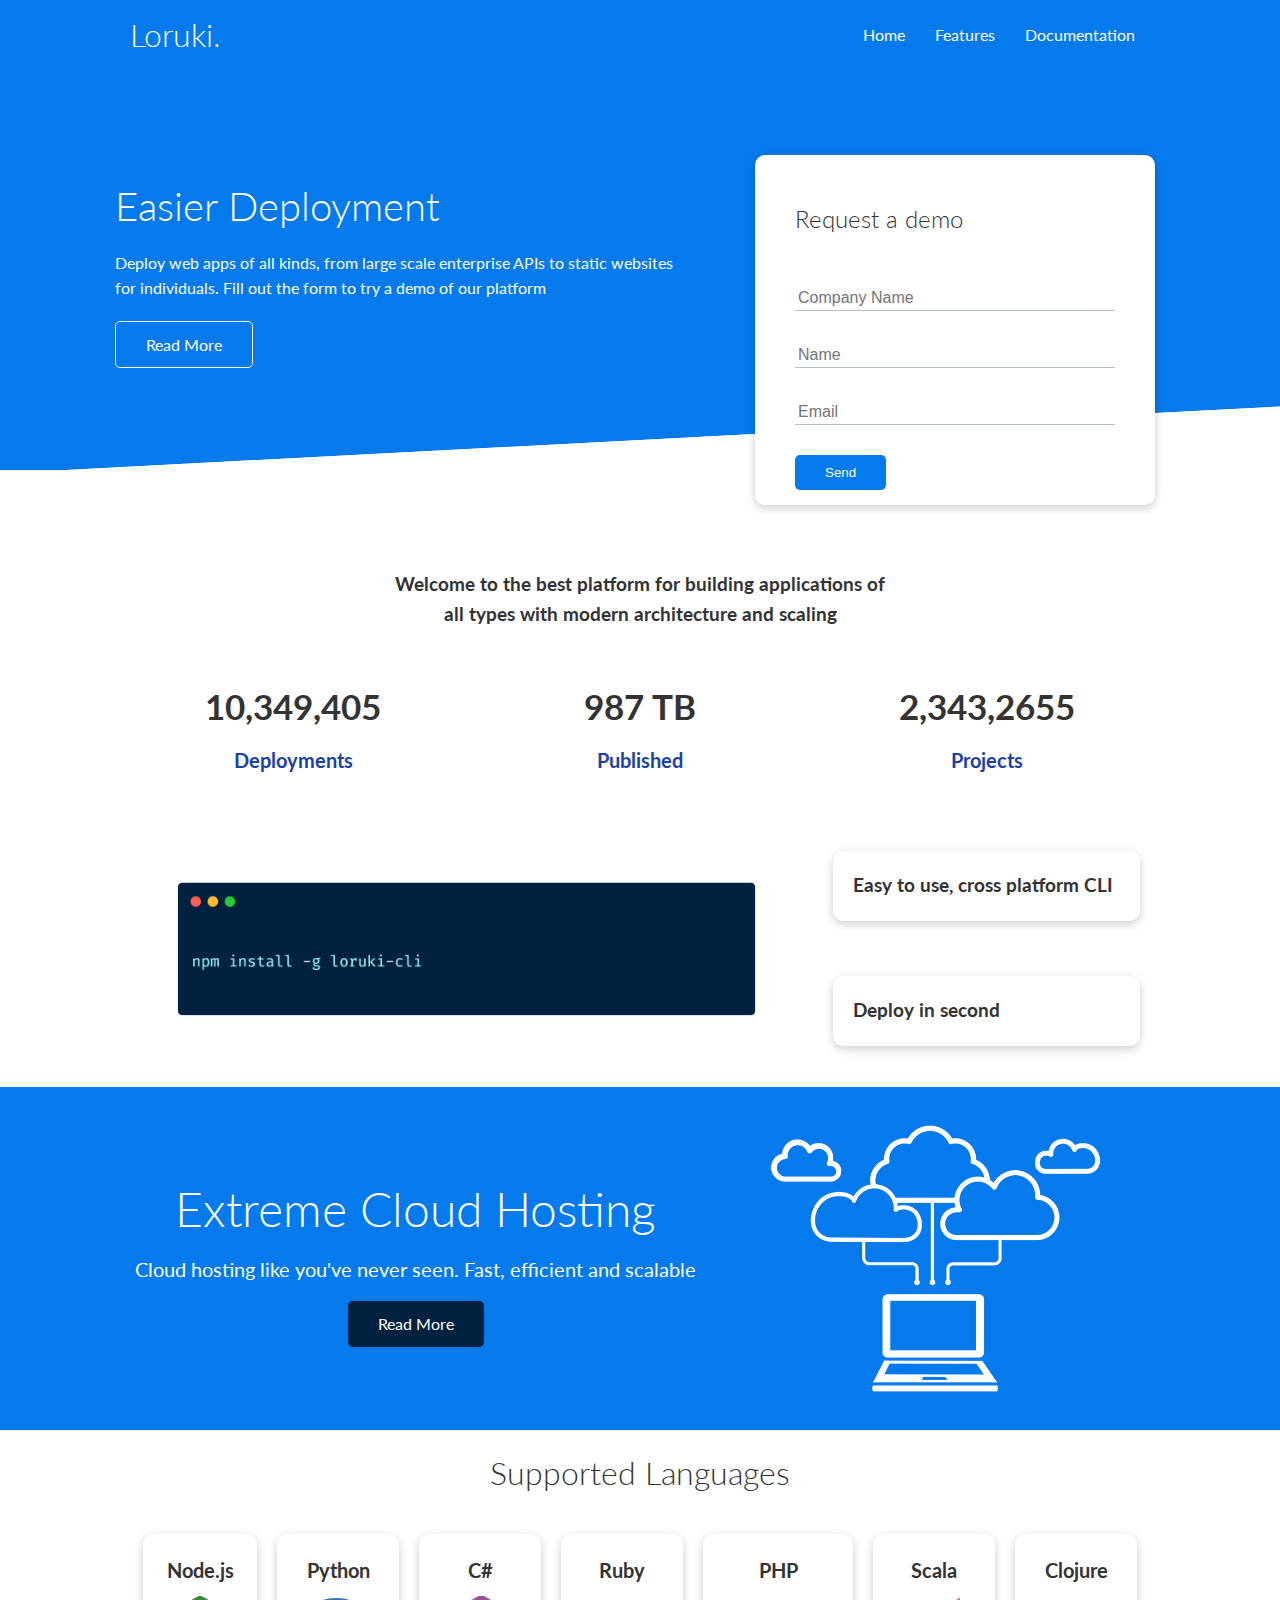
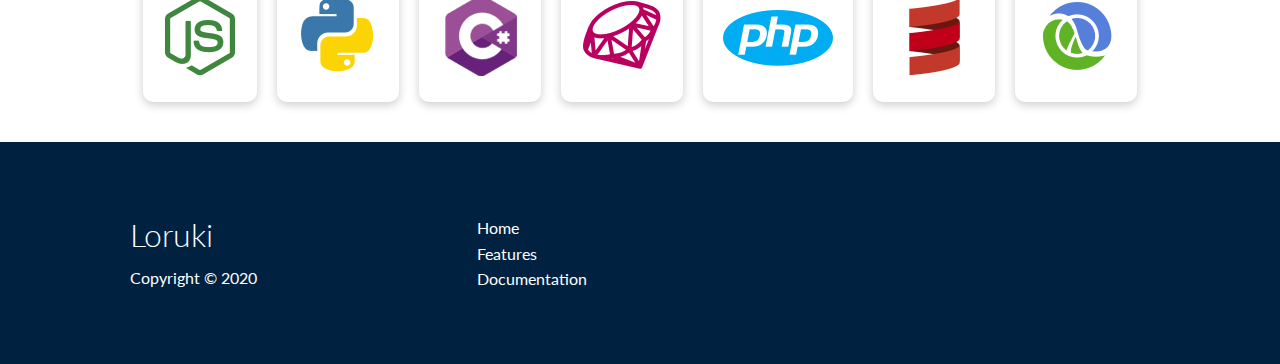
<file: index.html>
<!DOCTYPE html>
<html lang="en">
  <head>
    <meta charset="UTF-8" />
    <meta name="viewport" content="width=device-width, initial-scale=1.0" />
    <link
      rel="stylesheet"
      href="https://cdnjs.cloudflare.com/ajax/libs/font-awesome/5.15.1/css/all.min.css"
      integrity="sha512-+4zCK9k+qNFUR5X+cKL9EIR+ZOhtIloNl9GIKS57V1MyNsYpYcUrUeQc9vNfzsWfV28IaLL3i96P9sdNyeRssA=="
      crossorigin="anonymous"
    />
    <link rel="stylesheet" href="css/utilities.css" />
    <link rel="stylesheet" href="css/style.css" />
    <title>Loruki | Cloud Hosting For Everyone</title>
  </head>
  <body>
    <!-- Navbar -->
    <div class="navbar">
      <div class="container flex">
        <h1 class="logo">Loruki.</h1>
        <nav>
          <ul>
            <li><a href="index.html">Home</a></li>
            <li><a href="features.html">Features</a></li>
            <li><a href="docs.html">Documentation</a></li>
          </ul>
        </nav>
      </div>
    </div>

    <!-- Showcase -->
    <section class="showcase">
      <div class="container grid">
        <div class="showcase-text">
          <h1>Easier Deployment</h1>
          <p>
            Deploy web apps of all kinds, from large scale enterprise APIs to
            static websites for individuals. Fill out the form to try a demo of
            our platform
          </p>
          <a href="features.html" class="btn btn-outline">Read More</a>
        </div>

        <div class="showcase-form card">
          <h2>Request a demo</h2>
          <form
            name="contact"
            method="POST"
            netlify-honeypot="bot-field"
            data-netlify="true"
          >
            <input type="hidden" name="form-name" value="contact" />
            <p class="hidden">
              <label
                >Don’t fill this out if you're human: <input name="bot-field"
              /></label>
            </p>
            <div class="form-control">
              <input
                type="text"
                name="company"
                placeholder="Company Name"
                required
              />
            </div>
            <div class="form-control">
              <input type="text" name="name" placeholder="Name" required />
            </div>
            <div class="form-control">
              <input type="email" name="email" placeholder="Email" required />
            </div>
            <input type="submit" value="Send" class="btn btn-primary" />
          </form>
        </div>
      </div>
    </section>

    <!-- Stats -->
    <section class="stats">
      <div class="container">
        <h3 class="stats-heading text-center my-1">
          Welcome to the best platform for building applications of all types
          with modern architecture and scaling
        </h3>
        <div class="grid grid-3 text-center my-4">
          <div>
            <i class="fas fa-server fa-3x"></i>
            <h3>10,349,405</h3>
            <p class="text-secondary">Deployments</p>
          </div>
          <div>
            <i class="fas fa-upload fa-3x"></i>
            <h3>987 TB</h3>
            <p class="text-secondary">Published</p>
          </div>
          <div>
            <i class="fas fa-project-diagram fa-3x"></i>
            <h3>2,343,2655</h3>
            <p class="text-secondary">Projects</p>
          </div>
        </div>
      </div>
    </section>

    <!-- CLI -->
    <section class="cli">
      <div class="container grid">
        <img src="images/cli.png" alt="" />
        <div class="card">
          <h3>Easy to use, cross platform CLI</h3>
        </div>
        <div class="card">
          <h3>Deploy in second</h3>
        </div>
      </div>
    </section>

    <!-- Cloud -->
    <section class="cloud bg-primary my-2 py-2">
      <div class="container grid">
        <div class="text-center">
          <h2 class="lg">Extreme Cloud Hosting</h2>
          <p class="lead my-1">
            Cloud hosting like you've never seen. Fast, efficient and scalable
          </p>
          <a href="features.html" class="btn btn-dark">Read More</a>
        </div>
        <img src="images/cloud.png" alt="" />
      </div>
    </section>

    <!-- Languages -->
    <section class="languages">
      <h2 class="md text-center my-2">Supported Languages</h2>
      <div class="container flex">
        <div class="card">
          <h4>Node.js</h4>
          <img src="images/logos/node.png" alt="" />
        </div>
        <div class="card">
          <h4>Python</h4>
          <img src="images/logos/python.png" alt="" />
        </div>
        <div class="card">
          <h4>C#</h4>
          <img src="images/logos/csharp.png" alt="" />
        </div>
        <div class="card">
          <h4>Ruby</h4>
          <img src="images/logos/ruby.png" alt="" />
        </div>
        <div class="card">
          <h4>PHP</h4>
          <img src="images/logos/php.png" alt="" />
        </div>
        <div class="card">
          <h4>Scala</h4>
          <img src="images/logos/scala.png" alt="" />
        </div>
        <div class="card">
          <h4>Clojure</h4>
          <img src="images/logos/clojure.png" alt="" />
        </div>
      </div>
    </section>

    <!-- Footer -->
    <footer class="footer bg-dark py-5">
      <div class="container grid grid-3">
        <div>
          <h1>Loruki</h1>
          <p>Copyright &copy; 2020</p>
        </div>
        <nav>
          <ul>
            <li><a href="index.html">Home</a></li>
            <li><a href="features.html">Features</a></li>
            <li><a href="docs.html">Documentation</a></li>
          </ul>
        </nav>
        <div class="social">
          <a href="#"><i class="fab fa-github fa-2x"></i></a>
          <a href="#"><i class="fab fa-facebook fa-2x"></i></a>
          <a href="#"><i class="fab fa-instagram fa-2x"></i></a>
          <a href="#"><i class="fab fa-twitter fa-2x"></i></a>
        </div>
      </div>
    </footer>
  </body>
</html>
</file>
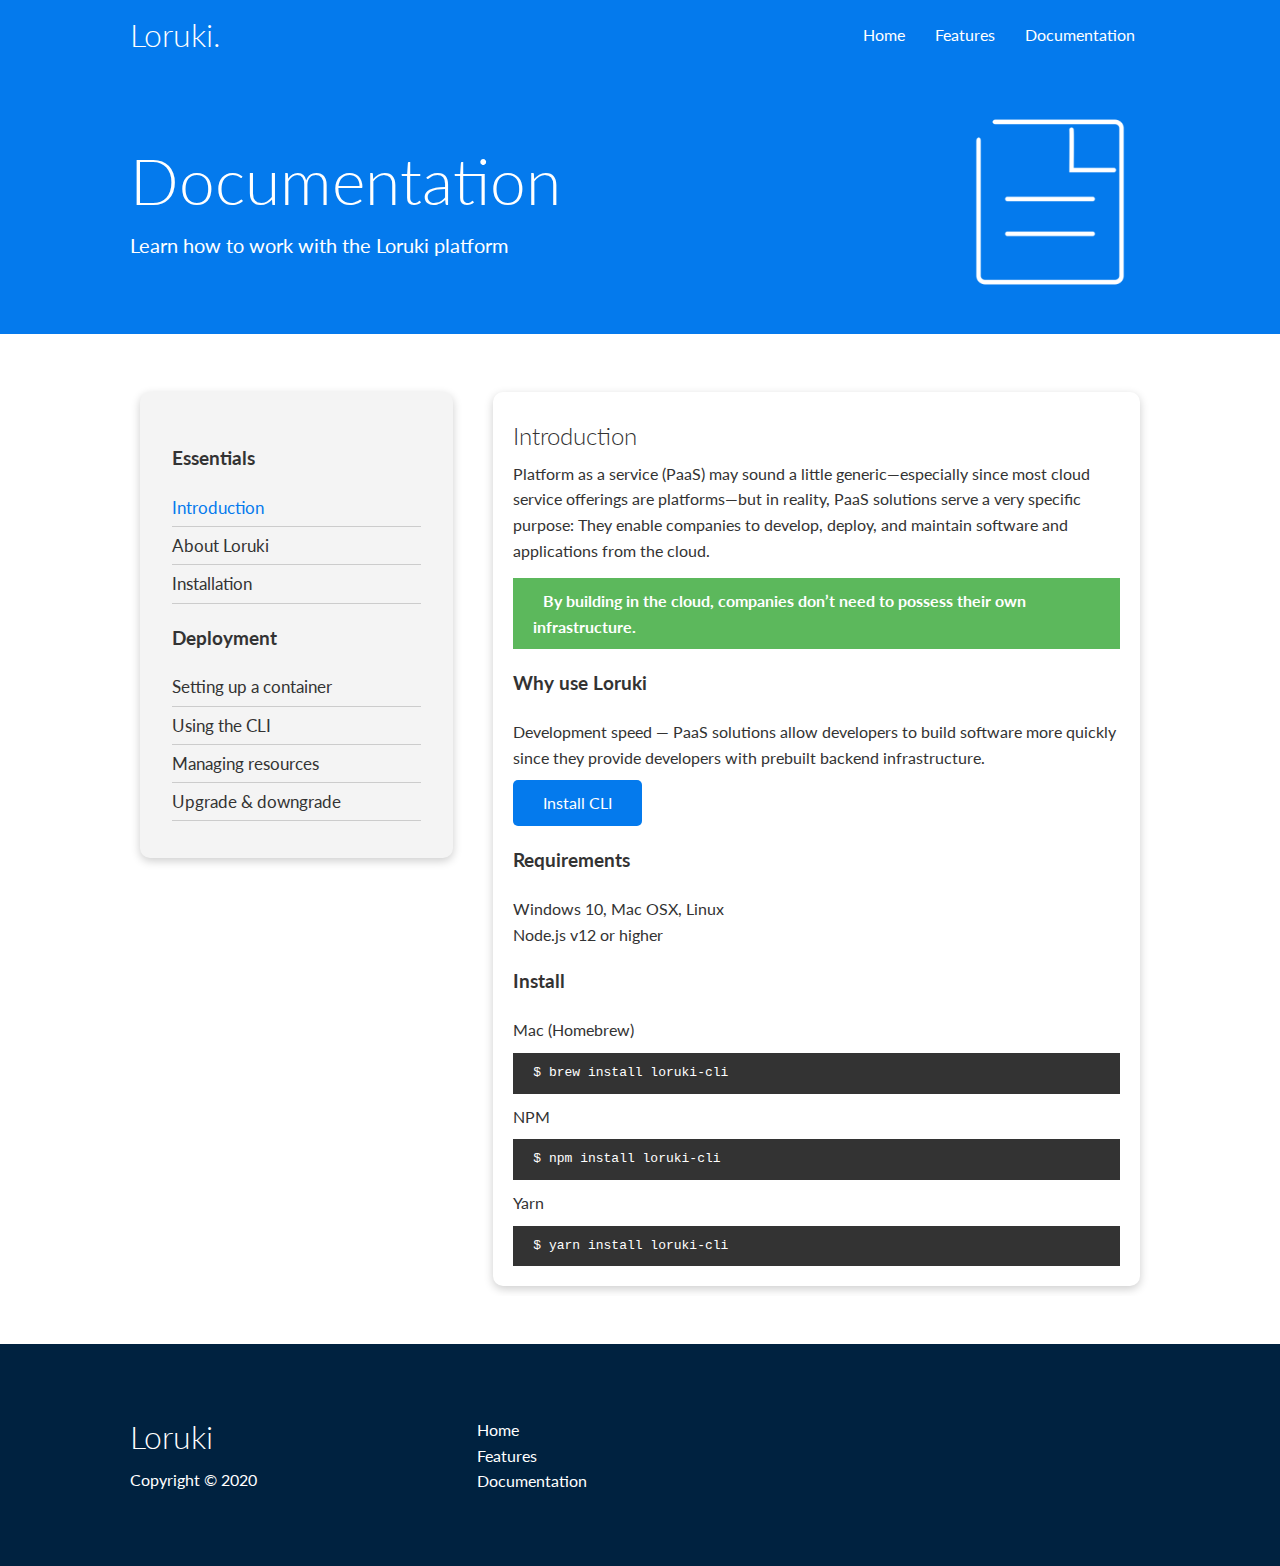
<file: docs.html>
<!DOCTYPE html>
<html lang="en">
  <head>
    <meta charset="UTF-8" />
    <meta name="viewport" content="width=device-width, initial-scale=1.0" />
    <link
      rel="stylesheet"
      href="https://cdnjs.cloudflare.com/ajax/libs/font-awesome/5.15.1/css/all.min.css"
      integrity="sha512-+4zCK9k+qNFUR5X+cKL9EIR+ZOhtIloNl9GIKS57V1MyNsYpYcUrUeQc9vNfzsWfV28IaLL3i96P9sdNyeRssA=="
      crossorigin="anonymous"
    />
    <link rel="stylesheet" href="css/utilities.css" />
    <link rel="stylesheet" href="css/style.css" />
    <title>Loruki | Cloud Hosting For Everyone</title>
  </head>
  <body>
    <!-- Navbar -->
    <div class="navbar">
      <div class="container flex">
        <h1 class="logo">Loruki.</h1>
        <nav>
          <ul>
            <li><a href="index.html">Home</a></li>
            <li><a href="features.html">Features</a></li>
            <li><a href="docs.html">Documentation</a></li>
          </ul>
        </nav>
      </div>
    </div>

    <!-- Head -->
    <section class="docs-head bg-primary py-3">
      <div class="container grid">
        <div>
          <h1 class="xl">Documentation</h1>
          <p class="lead">Learn how to work with the Loruki platform</p>
        </div>
        <img src="images/docs.png" alt="" />
      </div>
    </section>

    <!-- Docs main -->
    <section class="docs-main my-4">
      <div class="container grid">
        <div class="card bg-light p-3">
          <h3 class="my-2">Essentials</h3>
          <nav>
            <ul>
              <li><a class="text-primary" href="#">Introduction</a></li>
              <li><a href="#">About Loruki</a></li>
              <li><a href="#">Installation</a></li>
            </ul>
          </nav>

          <h3 class="my-2">Deployment</h3>
          <nav>
            <ul>
              <li><a href="#">Setting up a container</a></li>
              <li><a href="#">Using the CLI</a></li>
              <li><a href="#">Managing resources</a></li>
              <li><a href="#">Upgrade & downgrade</a></li>
            </ul>
          </nav>
        </div>

        <div class="card">
          <h2>Introduction</h2>
          <p>
            Platform as a service (PaaS) may sound a little generic—especially
            since most cloud service offerings are platforms—but in reality,
            PaaS solutions serve a very specific purpose: They enable companies
            to develop, deploy, and maintain software and applications from the
            cloud.
          </p>
          <div class="alert alert-success">
            <i class="fas fa-info"></i>By building in the cloud, companies don’t
            need to possess their own infrastructure.
          </div>

          <h3>Why use Loruki</h3>
          <p>
            Development speed — PaaS solutions allow developers to build
            software more quickly since they provide developers with prebuilt
            backend infrastructure.
          </p>
          <a href="#" class="btn btn-primary">Install CLI</a>
          <h3>Requirements</h3>
          <ul>
            <li>Windows 10, Mac OSX, Linux</li>
            <li>Node.js v12 or higher</li>
          </ul>

          <h3>Install</h3>
          <p>Mac (Homebrew)</p>
          <pre><code>$ brew install loruki-cli</code></pre>
          <p>NPM</p>
          <pre><code>$ npm install loruki-cli</code></pre>
          <p>Yarn</p>
          <pre><code>$ yarn install loruki-cli</code></pre>
        </div>
      </div>
    </section>

    <!-- Footer -->
    <footer class="footer bg-dark py-5">
      <div class="container grid grid-3">
        <div>
          <h1>Loruki</h1>
          <p>Copyright &copy; 2020</p>
        </div>
        <nav>
          <ul>
            <li><a href="index.html">Home</a></li>
            <li><a href="features.html">Features</a></li>
            <li><a href="docs.html">Documentation</a></li>
          </ul>
        </nav>
        <div class="social">
          <a href="#"><i class="fab fa-github fa-2x"></i></a>
          <a href="#"><i class="fab fa-facebook fa-2x"></i></a>
          <a href="#"><i class="fab fa-instagram fa-2x"></i></a>
          <a href="#"><i class="fab fa-twitter fa-2x"></i></a>
        </div>
      </div>
    </footer>
  </body>
</html>
</file>
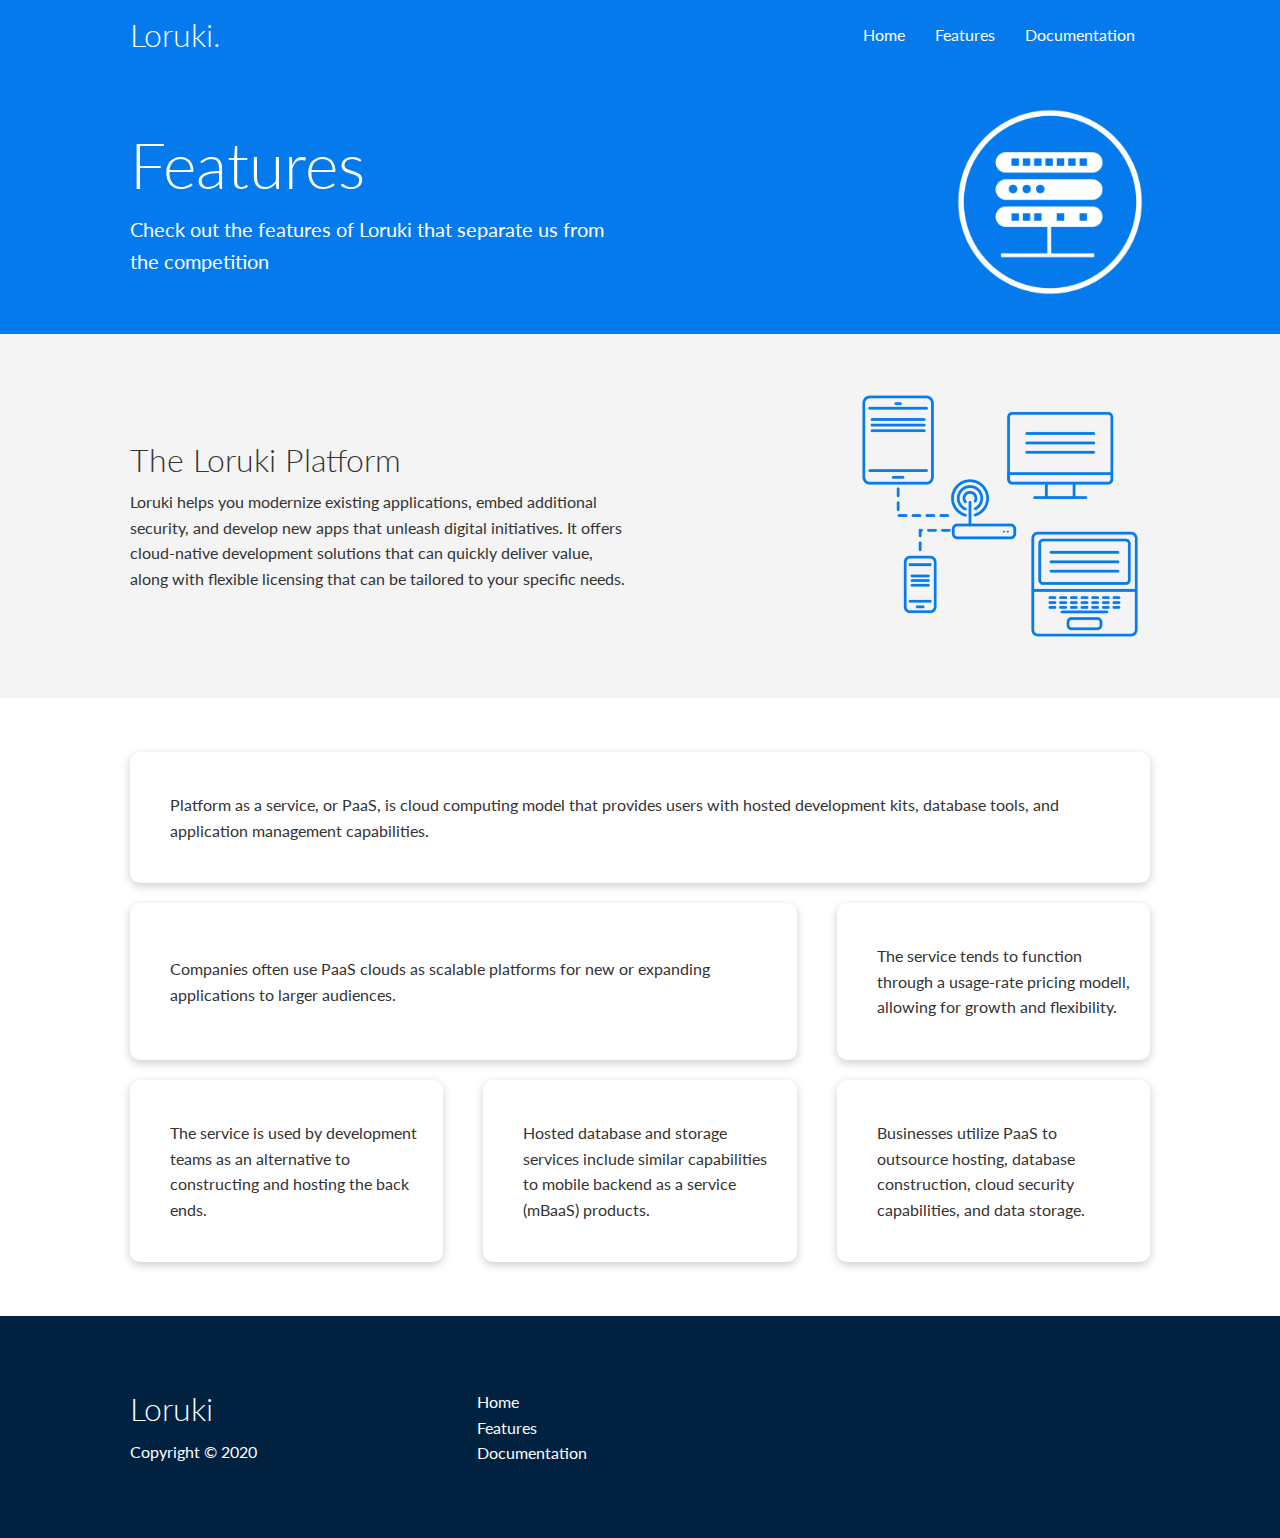
<file: features.html>
<!DOCTYPE html>
<html lang="en">
  <head>
    <meta charset="UTF-8" />
    <meta name="viewport" content="width=device-width, initial-scale=1.0" />
    <link
      rel="stylesheet"
      href="https://cdnjs.cloudflare.com/ajax/libs/font-awesome/5.15.1/css/all.min.css"
      integrity="sha512-+4zCK9k+qNFUR5X+cKL9EIR+ZOhtIloNl9GIKS57V1MyNsYpYcUrUeQc9vNfzsWfV28IaLL3i96P9sdNyeRssA=="
      crossorigin="anonymous"
    />
    <link rel="stylesheet" href="css/utilities.css" />
    <link rel="stylesheet" href="css/style.css" />
    <title>Loruki | Cloud Hosting For Everyone</title>
  </head>
  <body>
    <!-- Navbar -->
    <div class="navbar">
      <div class="container flex">
        <h1 class="logo">Loruki.</h1>
        <nav>
          <ul>
            <li><a href="index.html">Home</a></li>
            <li><a href="features.html">Features</a></li>
            <li><a href="docs.html">Documentation</a></li>
          </ul>
        </nav>
      </div>
    </div>

    <!-- Head -->
    <section class="features-head bg-primary py-3">
      <div class="container grid">
        <div>
          <h1 class="xl">Features</h1>
          <p class="lead">
            Check out the features of Loruki that separate us from the
            competition
          </p>
        </div>
        <img src="images/server.png" alt="" />
      </div>
    </section>

    <!-- Sub head -->
    <section class="features-sub-head bg-light py-3">
      <div class="container grid">
        <div>
          <h1 class="md">The Loruki Platform</h1>
          <p>
            Loruki helps you modernize existing applications, embed additional
            security, and develop new apps that unleash digital initiatives. It
            offers cloud-native development solutions that can quickly deliver
            value, along with flexible licensing that can be tailored to your
            specific needs.
          </p>
        </div>
        <img src="images/server2.png" alt="" />
      </div>
    </section>

    <section class="features-main my-2">
      <div class="container grid grid-3">
        <div class="card flex">
          <i class="fas fa-server fa-3x"></i>
          <p>
            Platform as a service, or PaaS, is cloud computing model that
            provides users with hosted development kits, database tools, and
            application management capabilities.
          </p>
        </div>
        <div class="card flex">
          <i class="fas fa-network-wired fa-3x"></i>
          <p>
            Companies often use PaaS clouds as scalable platforms for new or
            expanding applications to larger audiences.
          </p>
        </div>
        <div class="card flex">
          <i class="fas fa-laptop-code fa-3x"></i>
          <p>
            The service tends to function through a usage-rate pricing modell,
            allowing for growth and flexibility.
          </p>
        </div>
        <div class="card flex">
          <i class="fas fa-database fa-3x"></i>
          <p>
            The service is used by development teams as an alternative to
            constructing and hosting the back ends.
          </p>
        </div>
        <div class="card flex">
          <i class="fas fa-power-off fa-3x"></i>
          <p>
            Hosted database and storage services include similar capabilities to
            mobile backend as a service (mBaaS) products.
          </p>
        </div>
        <div class="card flex">
          <i class="fas fa-upload fa-3x"></i>
          <p>
            Businesses utilize PaaS to outsource hosting, database construction,
            cloud security capabilities, and data storage.
          </p>
        </div>
      </div>
    </section>

    <!-- Footer -->
    <footer class="footer bg-dark py-5">
      <div class="container grid grid-3">
        <div>
          <h1>Loruki</h1>
          <p>Copyright &copy; 2020</p>
        </div>
        <nav>
          <ul>
            <li><a href="index.html">Home</a></li>
            <li><a href="features.html">Features</a></li>
            <li><a href="docs.html">Documentation</a></li>
          </ul>
        </nav>
        <div class="social">
          <a href="#"><i class="fab fa-github fa-2x"></i></a>
          <a href="#"><i class="fab fa-facebook fa-2x"></i></a>
          <a href="#"><i class="fab fa-instagram fa-2x"></i></a>
          <a href="#"><i class="fab fa-twitter fa-2x"></i></a>
        </div>
      </div>
    </footer>
  </body>
</html>
</file>
<file: css/utilities.css>
.container {
  max-width: 1100px;
  margin: 0 auto;
  overflow: auto;
  padding: 0 40px;
}

.card {
  background-color: #fff;
  color: #333;
  border-radius: 10px;
  box-shadow: 0 3px 10px rgba(0, 0, 0, 0.2);
  padding: 20px;
  margin: 10px;
}

.btn {
  display: inline-block;
  padding: 10px 30px;
  cursor: pointer;
  background: var(--primary-color);
  color: #fff;
  border: none;
  border-radius: 5px;
}

.btn-outline {
  background-color: transparent;
  border: 1px #fff solid;
}

.btn:hover {
  transform: scale(0.98);
}

/* Backgrounds and colored buttons */
.bg-primary,
.btn-primary {
  background-color: var(--primary-color);
  color: #fff;
}

.bg-secondary,
.btn-secondary {
  background-color: var(--secondary-color);
  color: #fff;
}

.bg-dark,
.btn-dark {
  background-color: var(--dark-color);
  color: #fff;
}

.bg-light,
.btn-light {
  background-color: var(--light-color);
  color: #333;
}

.bg-primary a,
.btn-primary a,
.bg-secondary a,
.btn-secondary a,
.bg-dark a,
.btn-dark a {
  color: #fff;
}

/* Text colors */
.text-primary {
  color: var(--primary-color);
}

.text-secondary {
  color: var(--secondary-color);
}

.text-dark {
  color: var(--dark-color);
}

.text-light {
  color: var(--light-color);
}

/* Text sizes */
.lead {
  font-size: 20px;
}

.sm {
  font-size: 1rem;
}

.md {
  font-size: 2rem;
}

.xl {
  font-size: 4rem;
}

.lg {
  font-size: 3rem;
}

.text-center {
  text-align: center;
}

/* Alert */
.alert {
  background-color: var(--light-color);
  padding: 10px 20px;
  font-weight: bold;
  margin: 15px 0;
}

.alert i {
  margin-right: 10px;
}

.alert-success {
  background-color: var(--success-color);
  color: #fff;
}

.alert-error {
  background-color: var(--error-color);
  color: #fff;
}

.flex {
  display: flex;
  justify-content: center;
  align-items: center;
  height: 100%;
}

.grid {
  display: grid;
  grid-template-columns: repeat(2, 1fr);
  gap: 20px;
  justify-content: center;
  align-items: center;
  height: 100%;
}

.grid-3 {
  grid-template-columns: repeat(3, 1fr);
}

/* Margin */
.my-1 {
  margin: 1rem 0;
}

.my-2 {
  margin: 1.5rem 0;
}

.my-3 {
  margin: 2rem 0;
}

.my-4 {
  margin: 3rem 0;
}

.my-5 {
  margin: 4rem 0;
}

.m-1 {
  margin: 1rem;
}

.m-2 {
  margin: 1.5rem;
}

.m-3 {
  margin: 2rem;
}

.m-4 {
  margin: 3rem;
}

.m-5 {
  margin: 4rem;
}

/* Padding */
.py-1 {
  padding: 1rem 0;
}

.py-2 {
  padding: 1.5rem 0;
}

.py-3 {
  padding: 2rem 0;
}

.py-4 {
  padding: 3rem 0;
}

.py-5 {
  padding: 4rem 0;
}

.p-1 {
  padding: 1rem;
}

.p-2 {
  padding: 1.5rem;
}

.p-3 {
  padding: 2rem;
}

.p-4 {
  padding: 3rem;
}

.p-5 {
  padding: 4rem;
}
</file>
<file: css/style.css>
@import url('https://fonts.googleapis.com/css2?family=Lato:wght@300&display=swap');

:root {
  --primary-color: #047aed;
  --secondary-color: #1c3fa8;
  --dark-color: #002240;
  --light-color: #f4f4f4;
  --success-color: #5cb85c;
  --error-color: #d9534f;
}

* {
  box-sizing: border-box;
  padding: 0;
  margin: 0;
}

body {
  font-family: 'Lato', sans-serif;
  color: #333;
  line-height: 1.6;
}

ul {
  list-style-type: none;
}

a {
  text-decoration: none;
  color: #333;
}

h1,
h2 {
  font-weight: 300;
  line-height: 1.2;
  margin: 10px 0;
}

p {
  margin: 10px 0;
}

img {
  width: 100%;
}

code,
pre {
  background: #333;
  color: #fff;
  padding: 10px;
}

.hidden {
  visibility: hidden;
  height: 0;
}

/* Navbar */
.navbar {
  background-color: var(--primary-color);
  color: #fff;
  height: 70px;
}

.navbar ul {
  display: flex;
}

.navbar a {
  color: #fff;
  padding: 10px;
  margin: 0 5px;
}

.navbar a:hover {
  border-bottom: 2px #fff solid;
}

.navbar .flex {
  justify-content: space-between;
}

/* Showcase */
.showcase {
  height: 400px;
  background-color: var(--primary-color);
  color: #fff;
  position: relative;
}

.showcase h1 {
  font-size: 40px;
}

.showcase p {
  margin: 20px 0;
}

.showcase .grid {
  overflow: visible;
  grid-template-columns: 55% 45%;
  gap: 30px;
}

.showcase-text {
  animation: slideInFromLeft 1s ease-in;
}

.showcase-form {
  position: relative;
  top: 60px;
  height: 350px;
  width: 400px;
  padding: 40px;
  z-index: 100;
  justify-self: flex-end;
  animation: slideInFromRight 1s ease-in;
}

.showcase-form .form-control {
  margin: 30px 0;
}

.showcase-form input[type='text'],
.showcase-form input[type='email'] {
  border: 0;
  border-bottom: 1px solid #b4becb;
  width: 100%;
  padding: 3px;
  font-size: 16px;
}

.showcase-form input:focus {
  outline: none;
}

.showcase::before,
.showcase::after {
  content: '';
  position: absolute;
  height: 100px;
  bottom: -70px;
  right: 0;
  left: 0;
  background: #fff;
  transform: skewY(-3deg);
  -webkit-transform: skewY(-3deg);
  -moz-transform: skewY(-3deg);
  -ms-transform: skewY(-3deg);
}

/* Stats */
.stats {
  padding-top: 100px;
  animation: slideInFromBottom 1s ease-in;
}

.stats-heading {
  max-width: 500px;
  margin: auto;
}

.stats .grid h3 {
  font-size: 35px;
}

.stats .grid p {
  font-size: 20px;
  font-weight: bold;
}

/* Cli */
.cli .grid {
  grid-template-columns: repeat(3, 1fr);
  grid-template-rows: repeat(2, 1fr);
}

.cli .grid > *:first-child {
  grid-column: 1 / span 2;
  grid-row: 1 / span 2;
}

/* Cloud */
.cloud .grid {
  grid-template-columns: 4fr 3fr;
}

/* Languages */
.languages .flex {
  flex-wrap: wrap;
}

.languages .card {
  text-align: center;
  margin: 18px 10px 40px;
  transition: transform 0.2s ease-in;
}

.languages .card h4 {
  font-size: 20px;
  margin-bottom: 10px;
}

.languages .card:hover {
  transform: translateY(-15px);
}

/* Features */
.features-head img,
.docs-head img {
  width: 200px;
  justify-self: flex-end;
}

.features-sub-head img {
  width: 300px;
  justify-self: flex-end;
}

.features-main .card > i {
  margin-right: 20px;
}

.features-main .grid {
  padding: 30px;
}

.features-main .grid > *:first-child {
  grid-column: 1 / span 3;
}
.features-main .grid > *:nth-child(2) {
  grid-column: 1 / span 2;
}

/* Docs */
.docs-main h3 {
  margin: 20px 0;
}

.docs-main .grid {
  grid-template-columns: 1fr 2fr;
  align-items: flex-start;
}

.docs-main nav li {
  font-size: 17px;
  padding-bottom: 5px;
  margin-bottom: 5px;
  border-bottom: 1px #ccc solid;
}

.docs-main a:hover {
  font-weight: bold;
}

/* Footer */
.footer .social a {
  margin: 0 10px;
}

/* Animation */
@keyframes slideInFromLeft {
  0% {
    transform: translateX(-100%);
  }

  1000% {
    transform: translateX(0);
  }
}

@keyframes slideInFromRight {
  0% {
    transform: translateX(100%);
  }

  1000% {
    transform: translateX(0);
  }
}

@keyframes slideInFromTop {
  0% {
    transform: translateY(-100%);
  }

  1000% {
    transform: translateY(0);
  }
}

@keyframes slideInFromBottom {
  0% {
    transform: translateY(100%);
  }

  1000% {
    transform: translateY(0);
  }
}

/* Tablets and under */
@media (max-width: 768px) {
  .grid,
  .showcase .grid,
  .stats .grid,
  .cli .grid,
  .cloud .grid,
  .features-main .grid,
  .docs-main .grid {
    grid-template-columns: 1fr;
    grid-template-rows: 1fr;
  }

  .showcase {
    height: auto;
  }

  .showcase-text {
    text-align: center;
    margin-top: 40px;
    animation: slideInFromTop 1s ease-in;
  }

  .showcase-form {
    justify-self: center;
    margin: auto;
    /* animation: slideInFromBottom 1s ease-in; */
  }

  .cli .grid > *:first-child {
    grid-column: 1;
    grid-row: 1;
  }

  .features-head,
  .features-sub-head,
  .docs-head {
    text-align: center;
  }

  .features-head img,
  .features-sub-head img,
  .docs-head img {
    justify-self: center;
  }

  .features-main .grid > *:first-child,
  .features-main .grid > *:nth-child(2) {
    grid-column: 1;
  }
}

/* Mobile */
@media (max-width: 500px) {
  .navbar {
    height: 110px;
  }

  .navbar .flex {
    flex-direction: column;
  }

  .navbar ul {
    padding: 10pz;
    background-color: rgba(0, 0, 0, 0.1);
  }
}
</file>
